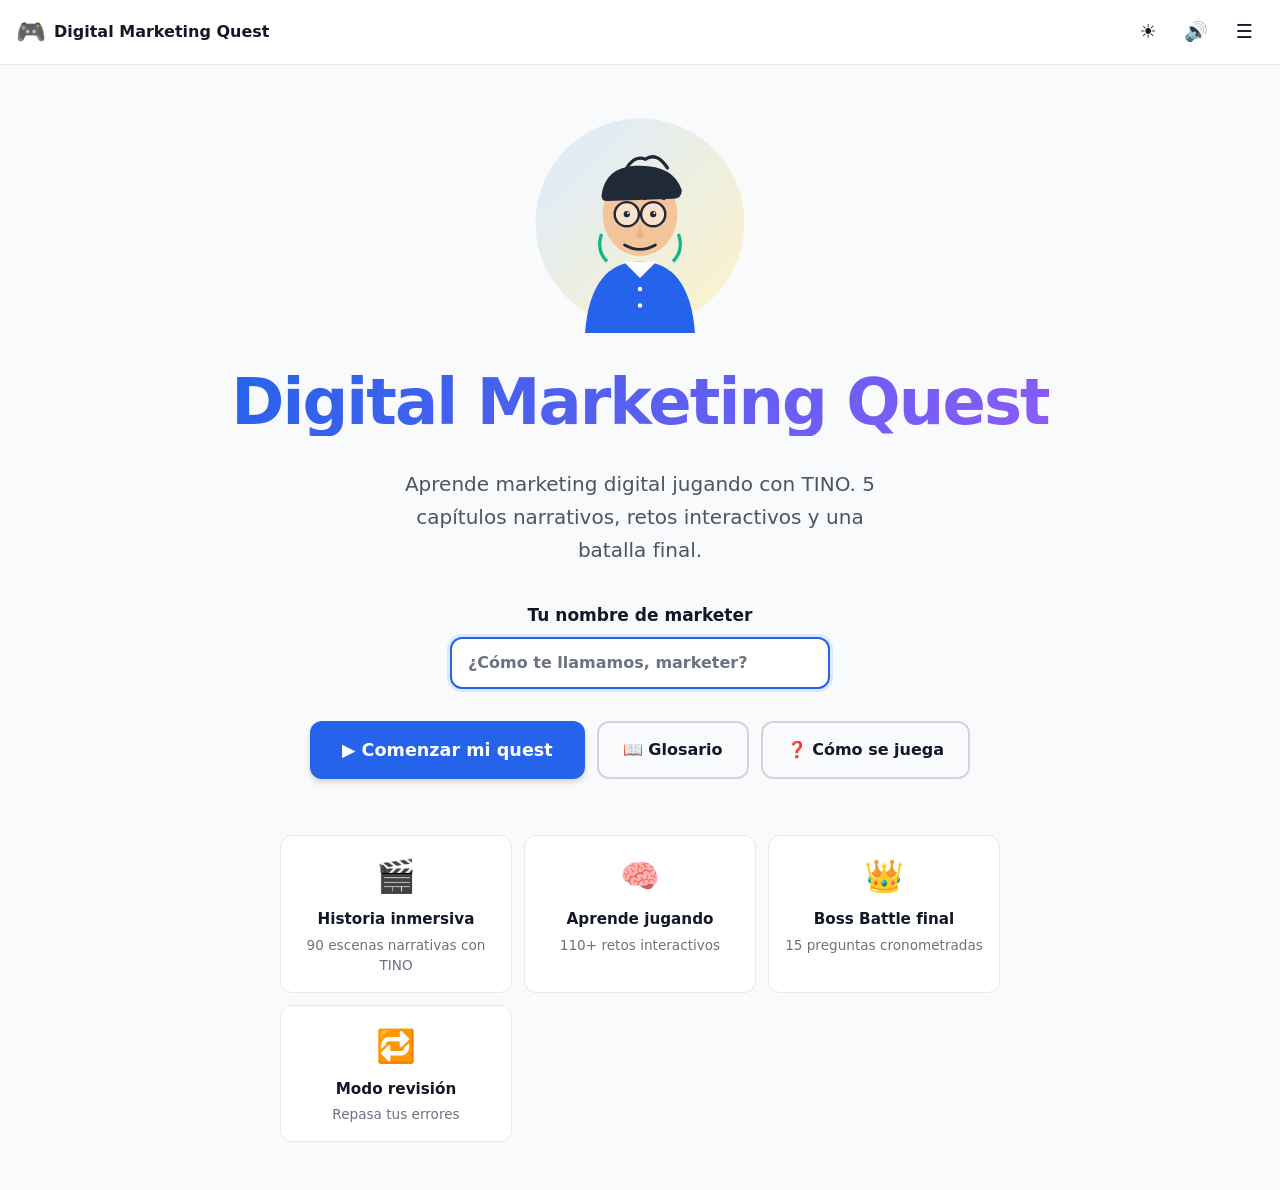
<file: index.html>
<!DOCTYPE html>
<html lang="es-PE" data-mode="day">
<head>
  <meta charset="UTF-8" />
  <meta name="viewport" content="width=device-width, initial-scale=1.0, maximum-scale=5.0" />
  <meta name="description" content="Digital Marketing Quest — Aprende marketing digital jugando. Curso UCV Ciclo V." />
  <meta name="theme-color" content="#2563EB" />
  <meta name="color-scheme" content="light dark" />
  <title>Digital Marketing Quest</title>
  <link rel="icon" href="data:image/svg+xml,%3Csvg xmlns='http://www.w3.org/2000/svg' viewBox='0 0 100 100'%3E%3Ctext y='80' font-size='80'%3E🎮%3C/text%3E%3C/svg%3E" />
  <link rel="stylesheet" href="assets/css/reset.css" />
  <link rel="stylesheet" href="assets/css/theme.css" />
  <link rel="stylesheet" href="assets/css/components.css" />
  <link rel="stylesheet" href="assets/css/screens.css" />
  <link rel="stylesheet" href="assets/css/animations.css" />
  <link rel="stylesheet" href="assets/css/responsive.css" />
</head>
<body>
  <a href="#app" class="skip-link">Saltar al contenido principal</a>

  <header class="topbar" id="topbar">
    <button class="topbar__brand" id="brandBtn" aria-label="Ir al inicio">
      <span class="topbar__logo" aria-hidden="true">🎮</span>
      <span class="topbar__title">Digital Marketing Quest</span>
    </button>
    <div class="topbar__hud" id="topbarHud" aria-live="polite"></div>
    <div class="topbar__actions">
      <button class="icon-btn" id="modeToggle" aria-label="Cambiar modo día/noche" title="Cambiar día/noche">
        <span class="mode-icon mode-icon--day" aria-hidden="true">☀️</span>
        <span class="mode-icon mode-icon--night" aria-hidden="true">🌙</span>
      </button>
      <button class="icon-btn" id="soundToggle" aria-label="Activar/desactivar sonido" title="Sonido">
        <span class="sound-icon sound-icon--on" aria-hidden="true">🔊</span>
        <span class="sound-icon sound-icon--off" aria-hidden="true">🔇</span>
      </button>
      <button class="icon-btn" id="menuBtn" aria-label="Abrir menú" title="Menú">☰</button>
    </div>
  </header>

  <main id="app" class="app" aria-live="polite"></main>

  <div class="modal-root" id="modalRoot" aria-live="assertive"></div>
  <div class="toast-root" id="toastRoot" aria-live="polite" aria-atomic="true"></div>
  <canvas id="confettiCanvas" class="confetti-canvas" aria-hidden="true"></canvas>

  <noscript>
    <div class="noscript">
      <h1>Necesitas JavaScript activado</h1>
      <p>Este juego usa JavaScript para funcionar. Por favor activa JavaScript en tu navegador.</p>
    </div>
  </noscript>

  <script type="module" src="assets/js/main.js"></script>
</body>
</html>
</file>
<file: assets/css/theme.css>
/* ===== THEME — variables día/noche ===== */
:root {
  /* Tipografía */
  --font-base: -apple-system, BlinkMacSystemFont, "Segoe UI", "Inter", system-ui, "Helvetica Neue", Arial, "Noto Sans", sans-serif;
  --font-display: "Segoe UI", "SF Pro Display", system-ui, sans-serif;
  --font-mono: ui-monospace, "SF Mono", "Cascadia Code", "Consolas", monospace;

  /* Espaciado */
  --space-1: 4px;
  --space-2: 8px;
  --space-3: 12px;
  --space-4: 16px;
  --space-5: 24px;
  --space-6: 32px;
  --space-7: 48px;
  --space-8: 64px;

  /* Radios */
  --r-xs: 6px;
  --r-sm: 8px;
  --r-md: 12px;
  --r-lg: 16px;
  --r-xl: 24px;
  --r-pill: 999px;

  /* Sombras */
  --shadow-sm: 0 1px 2px rgba(0,0,0,0.05);
  --shadow-md: 0 4px 6px rgba(0,0,0,0.1), 0 2px 4px rgba(0,0,0,0.06);
  --shadow-lg: 0 10px 25px rgba(0,0,0,0.15), 0 4px 6px rgba(0,0,0,0.05);
  --shadow-xl: 0 20px 40px rgba(0,0,0,0.2);
  --shadow-glow: 0 0 24px rgba(37, 99, 235, 0.4);

  /* Transiciones */
  --t-fast: 120ms cubic-bezier(0.4, 0, 0.2, 1);
  --t-base: 220ms cubic-bezier(0.4, 0, 0.2, 1);
  --t-slow: 400ms cubic-bezier(0.4, 0, 0.2, 1);
  --t-bounce: 480ms cubic-bezier(0.34, 1.56, 0.64, 1);

  /* z-index */
  --z-topbar: 50;
  --z-overlay: 80;
  --z-modal: 100;
  --z-toast: 120;
  --z-confetti: 90;
}

/* MODO DÍA — paleta UCV cálida */
:root,
[data-mode="day"] {
  --primary: #2563EB;
  --primary-hover: #1D4ED8;
  --primary-light: #DBEAFE;
  --secondary: #10B981;
  --secondary-hover: #059669;
  --secondary-light: #D1FAE5;
  --accent: #F59E0B;
  --accent-hover: #D97706;
  --accent-light: #FEF3C7;
  --purple: #8B5CF6;
  --purple-light: #EDE9FE;
  --error: #EF4444;
  --error-light: #FEE2E2;
  --success: #10B981;
  --warning: #F59E0B;

  --bg: #F9FAFB;
  --bg-elevated: #FFFFFF;
  --bg-card: #FFFFFF;
  --bg-overlay: rgba(15, 23, 42, 0.6);
  --bg-subtle: #F3F4F6;
  --bg-strong: #E5E7EB;

  --text: #111827;
  --text-soft: #4B5563;
  --text-muted: #6B7280;
  --text-inverse: #FFFFFF;

  --border: #E5E7EB;
  --border-strong: #D1D5DB;
  --border-focus: var(--primary);

  --tino-bg: linear-gradient(135deg, #DBEAFE 0%, #FEF3C7 100%);
  --hero-bg: linear-gradient(135deg, #2563EB 0%, #8B5CF6 100%);
  --map-path: #2563EB;
}

/* MODO NOCHE — agencia detective noir */
[data-mode="night"] {
  --primary: #60A5FA;
  --primary-hover: #93C5FD;
  --primary-light: #1E3A8A;
  --secondary: #34D399;
  --secondary-hover: #6EE7B7;
  --secondary-light: #064E3B;
  --accent: #FBBF24;
  --accent-hover: #FCD34D;
  --accent-light: #78350F;
  --purple: #A78BFA;
  --purple-light: #4C1D95;
  --error: #F87171;
  --error-light: #7F1D1D;
  --success: #34D399;
  --warning: #FBBF24;

  --bg: #0F172A;
  --bg-elevated: #1E293B;
  --bg-card: #1E293B;
  --bg-overlay: rgba(0, 0, 0, 0.75);
  --bg-subtle: #1E293B;
  --bg-strong: #334155;

  --text: #F1F5F9;
  --text-soft: #CBD5E1;
  --text-muted: #94A3B8;
  --text-inverse: #0F172A;

  --border: #334155;
  --border-strong: #475569;
  --border-focus: var(--accent);

  --tino-bg: linear-gradient(135deg, #1E293B 0%, #312E81 100%);
  --hero-bg: linear-gradient(135deg, #1E293B 0%, #4C1D95 100%);
  --map-path: #FBBF24;

  --shadow-sm: 0 1px 2px rgba(0,0,0,0.3);
  --shadow-md: 0 4px 6px rgba(0,0,0,0.4), 0 2px 4px rgba(0,0,0,0.3);
  --shadow-lg: 0 10px 25px rgba(0,0,0,0.5);
  --shadow-glow: 0 0 32px rgba(251, 191, 36, 0.4);
}

@media (prefers-color-scheme: dark) {
  :root:not([data-mode]) { color-scheme: dark; }
}

@media (prefers-reduced-motion: reduce) {
  *, *::before, *::after {
    animation-duration: 0.01ms !important;
    animation-iteration-count: 1 !important;
    transition-duration: 0.01ms !important;
    scroll-behavior: auto !important;
  }
}

/* Tipografía base */
body { font-size: clamp(15px, 1.6vw, 17px); }
h1 { font-size: clamp(1.75rem, 4vw, 2.5rem); font-weight: 800; line-height: 1.15; letter-spacing: -0.02em; font-family: var(--font-display); }
h2 { font-size: clamp(1.4rem, 3vw, 1.875rem); font-weight: 700; line-height: 1.2; letter-spacing: -0.01em; font-family: var(--font-display); }
h3 { font-size: clamp(1.15rem, 2.4vw, 1.4rem); font-weight: 700; line-height: 1.3; }
h4 { font-size: 1.1rem; font-weight: 600; }
p { line-height: 1.65; color: var(--text-soft); }
strong { color: var(--text); font-weight: 700; }
em { font-style: italic; color: var(--accent); }
small { font-size: 0.875em; color: var(--text-muted); }

.text-gradient {
  background: var(--hero-bg);
  -webkit-background-clip: text;
  background-clip: text;
  -webkit-text-fill-color: transparent;
  color: transparent;
}
</file>
<file: assets/css/components.css>
/* ===== COMPONENTS ===== */

/* === Topbar === */
.topbar {
  position: sticky;
  top: 0;
  z-index: var(--z-topbar);
  display: flex;
  align-items: center;
  gap: var(--space-3);
  padding: var(--space-3) var(--space-4);
  background: color-mix(in srgb, var(--bg-elevated) 88%, transparent);
  backdrop-filter: blur(12px);
  -webkit-backdrop-filter: blur(12px);
  border-bottom: 1px solid var(--border);
}
.topbar__brand {
  display: flex;
  align-items: center;
  gap: var(--space-2);
  font-weight: 700;
  font-family: var(--font-display);
  color: var(--text);
  transition: opacity var(--t-fast);
}
.topbar__brand:hover { opacity: 0.7; }
.topbar__logo { font-size: 1.5rem; }
.topbar__title { font-size: 1rem; }
.topbar__hud {
  display: flex;
  align-items: center;
  gap: var(--space-4);
  margin-left: auto;
  font-size: 0.9rem;
  font-weight: 600;
}
.topbar__hud .hud-item {
  display: inline-flex;
  align-items: center;
  gap: 6px;
  padding: 4px 10px;
  background: var(--bg-subtle);
  border-radius: var(--r-pill);
}
.topbar__actions { display: flex; gap: var(--space-2); }

/* === Icon button === */
.icon-btn {
  width: 40px;
  height: 40px;
  border-radius: var(--r-md);
  display: grid;
  place-items: center;
  font-size: 1.2rem;
  background: transparent;
  color: var(--text);
  transition: background var(--t-fast), transform var(--t-fast);
  position: relative;
}
.icon-btn:hover { background: var(--bg-subtle); transform: translateY(-1px); }
.icon-btn:active { transform: translateY(0); }
.mode-icon, .sound-icon { transition: opacity var(--t-base), transform var(--t-base); }
[data-mode="day"] .mode-icon--night,
[data-mode="night"] .mode-icon--day { display: none; }
[data-sound="off"] .sound-icon--on,
[data-sound="on"] .sound-icon--off { display: none; }

/* === Buttons === */
.btn {
  display: inline-flex;
  align-items: center;
  justify-content: center;
  gap: var(--space-2);
  padding: var(--space-3) var(--space-5);
  border-radius: var(--r-md);
  font-weight: 600;
  font-size: 1rem;
  font-family: var(--font-base);
  transition: transform var(--t-fast), box-shadow var(--t-fast), background var(--t-fast);
  user-select: none;
  white-space: nowrap;
  text-align: center;
}
.btn:active:not(:disabled) { transform: translateY(1px); }
.btn:disabled { opacity: 0.5; cursor: not-allowed; }

.btn--primary {
  background: var(--primary);
  color: var(--text-inverse);
  box-shadow: var(--shadow-md);
}
.btn--primary:hover:not(:disabled) { background: var(--primary-hover); box-shadow: var(--shadow-lg); transform: translateY(-1px); }

.btn--secondary {
  background: var(--secondary);
  color: var(--text-inverse);
  box-shadow: var(--shadow-md);
}
.btn--secondary:hover:not(:disabled) { background: var(--secondary-hover); transform: translateY(-1px); }

.btn--ghost {
  background: transparent;
  color: var(--text);
  border: 2px solid var(--border-strong);
}
.btn--ghost:hover:not(:disabled) { background: var(--bg-subtle); border-color: var(--primary); }

.btn--accent {
  background: var(--accent);
  color: #1F2937;
  box-shadow: var(--shadow-md);
}
.btn--accent:hover:not(:disabled) { background: var(--accent-hover); }

.btn--danger {
  background: var(--error);
  color: #FFFFFF;
}

.btn--lg { padding: var(--space-4) var(--space-6); font-size: 1.1rem; }
.btn--sm { padding: var(--space-2) var(--space-3); font-size: 0.875rem; }
.btn--block { width: 100%; }

/* === Card === */
.card {
  background: var(--bg-card);
  border: 1px solid var(--border);
  border-radius: var(--r-lg);
  padding: var(--space-5);
  box-shadow: var(--shadow-md);
  transition: box-shadow var(--t-base), transform var(--t-base);
}
.card--interactive { cursor: pointer; }
.card--interactive:hover { box-shadow: var(--shadow-lg); transform: translateY(-2px); }
.card__title { margin-bottom: var(--space-2); }
.card__body { color: var(--text-soft); }

/* Option card (quiz) */
.option-card {
  display: flex;
  align-items: center;
  gap: var(--space-3);
  padding: var(--space-4);
  background: var(--bg-card);
  border: 2px solid var(--border);
  border-radius: var(--r-md);
  cursor: pointer;
  transition: all var(--t-fast);
  text-align: left;
  width: 100%;
  font-size: 1rem;
  color: var(--text);
}
.option-card:hover {
  border-color: var(--primary);
  background: var(--primary-light);
  transform: translateY(-1px);
}
.option-card__letter {
  flex-shrink: 0;
  width: 32px;
  height: 32px;
  border-radius: var(--r-sm);
  background: var(--bg-subtle);
  display: grid;
  place-items: center;
  font-weight: 700;
  color: var(--primary);
}
.option-card__text { flex: 1; line-height: 1.4; }
.option-card.is-correct {
  border-color: var(--success);
  background: var(--secondary-light);
}
.option-card.is-correct .option-card__letter { background: var(--success); color: #fff; }
.option-card.is-incorrect {
  border-color: var(--error);
  background: var(--error-light);
}
.option-card.is-incorrect .option-card__letter { background: var(--error); color: #fff; }
.option-card:disabled { cursor: default; }
.option-card.is-disabled { pointer-events: none; }

/* === Badge === */
.badge {
  display: inline-flex;
  align-items: center;
  gap: 6px;
  padding: 4px 12px;
  border-radius: var(--r-pill);
  font-size: 0.75rem;
  font-weight: 700;
  text-transform: uppercase;
  letter-spacing: 0.04em;
  background: var(--bg-subtle);
  color: var(--text-soft);
}
.badge--primary { background: var(--primary-light); color: var(--primary); }
.badge--success { background: var(--secondary-light); color: var(--success); }
.badge--accent { background: var(--accent-light); color: var(--accent-hover); }
.badge--purple { background: var(--purple-light); color: var(--purple); }

/* === Progress bar === */
.progress {
  width: 100%;
  height: 8px;
  background: var(--bg-strong);
  border-radius: var(--r-pill);
  overflow: hidden;
  position: relative;
}
.progress__fill {
  height: 100%;
  background: linear-gradient(90deg, var(--primary), var(--purple));
  border-radius: var(--r-pill);
  transition: width var(--t-slow);
  position: relative;
}
.progress__fill::after {
  content: "";
  position: absolute;
  inset: 0;
  background: linear-gradient(90deg, transparent, rgba(255,255,255,0.3), transparent);
  animation: shine 2s linear infinite;
}

/* === Modal === */
.modal-root {
  position: fixed;
  inset: 0;
  z-index: var(--z-modal);
  pointer-events: none;
  display: grid;
  place-items: center;
}
.modal-overlay {
  position: absolute;
  inset: 0;
  background: var(--bg-overlay);
  backdrop-filter: blur(4px);
  -webkit-backdrop-filter: blur(4px);
  pointer-events: auto;
  animation: fadeIn 0.2s ease-out;
}
.modal {
  position: relative;
  background: var(--bg-elevated);
  border-radius: var(--r-lg);
  padding: var(--space-6);
  max-width: min(540px, calc(100vw - 32px));
  max-height: calc(100vh - 32px);
  overflow-y: auto;
  box-shadow: var(--shadow-xl);
  pointer-events: auto;
  animation: modalIn 0.32s cubic-bezier(0.34, 1.56, 0.64, 1);
}
.modal__title { margin-bottom: var(--space-4); }
.modal__body { margin-bottom: var(--space-5); }
.modal__actions { display: flex; gap: var(--space-3); justify-content: flex-end; flex-wrap: wrap; }

/* Feedback modal (quiz answer) */
.modal--feedback { padding: 0; overflow: hidden; }
.modal--feedback .modal__header {
  padding: var(--space-5) var(--space-6);
  display: flex;
  align-items: center;
  gap: var(--space-3);
  font-size: 1.4rem;
  font-weight: 700;
}
.modal--feedback.is-correct .modal__header { background: var(--secondary-light); color: var(--success); }
.modal--feedback.is-incorrect .modal__header { background: var(--error-light); color: var(--error); }
.modal--feedback .modal__body { padding: var(--space-5) var(--space-6); margin-bottom: 0; }
.modal--feedback .modal__explanation {
  background: var(--bg-subtle);
  padding: var(--space-4);
  border-radius: var(--r-md);
  margin-top: var(--space-4);
  border-left: 4px solid var(--primary);
}
.modal--feedback .modal__actions { padding: var(--space-4) var(--space-6); border-top: 1px solid var(--border); }

/* === Toast === */
.toast-root {
  position: fixed;
  top: 80px;
  right: 16px;
  z-index: var(--z-toast);
  display: flex;
  flex-direction: column;
  gap: var(--space-2);
  pointer-events: none;
}
.toast {
  background: var(--bg-elevated);
  color: var(--text);
  padding: var(--space-3) var(--space-4);
  border-radius: var(--r-md);
  box-shadow: var(--shadow-lg);
  border-left: 4px solid var(--primary);
  pointer-events: auto;
  animation: toastIn 0.3s cubic-bezier(0.34, 1.56, 0.64, 1), toastOut 0.4s 2.6s forwards;
  max-width: 320px;
  display: flex;
  align-items: center;
  gap: var(--space-2);
  font-weight: 500;
}
.toast--success { border-color: var(--success); }
.toast--error { border-color: var(--error); }
.toast--accent { border-color: var(--accent); }

/* === Confetti canvas === */
.confetti-canvas {
  position: fixed;
  inset: 0;
  z-index: var(--z-confetti);
  pointer-events: none;
}

/* === HUD elements === */
.hud-points { color: var(--accent); }
.hud-streak { color: var(--error); }
.hud-progress {
  display: inline-flex;
  align-items: center;
  gap: 6px;
}

/* === Data card (memorable fact) === */
.data-card {
  display: inline-flex;
  flex-direction: column;
  align-items: center;
  gap: var(--space-1);
  padding: var(--space-4) var(--space-5);
  background: var(--hero-bg);
  color: #fff;
  border-radius: var(--r-lg);
  box-shadow: var(--shadow-glow);
  position: relative;
  overflow: hidden;
}
.data-card::before {
  content: "";
  position: absolute;
  inset: -50%;
  background: conic-gradient(from 0deg, transparent, rgba(255,255,255,0.3), transparent);
  animation: rotate 6s linear infinite;
}
.data-card > * { position: relative; z-index: 1; }
.data-card__number {
  font-size: clamp(2rem, 6vw, 3.5rem);
  font-weight: 900;
  font-family: var(--font-display);
  line-height: 1;
  letter-spacing: -0.03em;
  text-shadow: 0 2px 8px rgba(0,0,0,0.2);
}
.data-card__label {
  font-size: 0.95rem;
  font-weight: 600;
  text-align: center;
  max-width: 280px;
}
.data-card__source {
  font-size: 0.7rem;
  opacity: 0.8;
  margin-top: var(--space-1);
}

/* === Tooltip (glossary terms) === */
.term {
  border-bottom: 2px dashed var(--accent);
  cursor: help;
  position: relative;
  font-weight: 600;
  color: var(--text);
}
.term:hover .term__tip,
.term:focus-within .term__tip {
  opacity: 1;
  transform: translateX(-50%) translateY(0);
  pointer-events: auto;
}
.term__tip {
  position: absolute;
  bottom: calc(100% + 8px);
  left: 50%;
  transform: translateX(-50%) translateY(4px);
  background: var(--text);
  color: var(--bg-elevated);
  padding: var(--space-2) var(--space-3);
  border-radius: var(--r-sm);
  font-size: 0.85rem;
  font-weight: 400;
  white-space: normal;
  width: max-content;
  max-width: 260px;
  opacity: 0;
  pointer-events: none;
  transition: opacity var(--t-base), transform var(--t-base);
  z-index: 10;
  box-shadow: var(--shadow-md);
  text-align: center;
}
.term__tip::after {
  content: "";
  position: absolute;
  top: 100%;
  left: 50%;
  transform: translateX(-50%);
  border: 6px solid transparent;
  border-top-color: var(--text);
}

/* === Heart / streak indicators === */
.streak-flame {
  display: inline-flex;
  align-items: center;
  gap: 4px;
  font-weight: 700;
}
.streak-flame.is-active { animation: pulse 0.4s var(--t-bounce); }

/* === Form === */
.input {
  width: 100%;
  padding: var(--space-3) var(--space-4);
  border: 2px solid var(--border);
  border-radius: var(--r-md);
  background: var(--bg-elevated);
  color: var(--text);
  font-size: 1rem;
  transition: border-color var(--t-fast), box-shadow var(--t-fast);
}
.input:focus { border-color: var(--primary); box-shadow: 0 0 0 3px var(--primary-light); outline: none; }
.input::placeholder { color: var(--text-muted); }

label.field {
  display: flex;
  flex-direction: column;
  gap: var(--space-2);
  font-weight: 600;
}
</file>
<file: assets/css/screens.css>
/* ===== SCREENS ===== */

.app {
  min-height: calc(100vh - 64px);
  padding: var(--space-5) var(--space-4);
  max-width: 1100px;
  margin: 0 auto;
  width: 100%;
}

/* === START SCREEN === */
.start {
  display: flex;
  flex-direction: column;
  align-items: center;
  justify-content: center;
  min-height: 80vh;
  text-align: center;
  gap: var(--space-5);
  padding: var(--space-5) var(--space-3);
}
.start__hero {
  font-size: clamp(2.2rem, 7vw, 4rem);
  font-weight: 900;
  letter-spacing: -0.03em;
  line-height: 1.05;
  margin-bottom: var(--space-2);
}
.start__tagline {
  font-size: clamp(1rem, 2.4vw, 1.25rem);
  color: var(--text-soft);
  max-width: 520px;
}
.start__form {
  display: flex;
  flex-direction: column;
  gap: var(--space-3);
  width: 100%;
  max-width: 380px;
  margin-top: var(--space-3);
}
.start__buttons {
  display: flex;
  gap: var(--space-3);
  flex-wrap: wrap;
  justify-content: center;
  margin-top: var(--space-2);
}
.start__avatar {
  width: clamp(160px, 30vw, 220px);
  height: clamp(160px, 30vw, 220px);
  margin: 0 auto var(--space-3);
  display: grid;
  place-items: center;
}
.start__features {
  display: grid;
  grid-template-columns: repeat(auto-fit, minmax(200px, 1fr));
  gap: var(--space-3);
  margin-top: var(--space-6);
  max-width: 720px;
  width: 100%;
}
.start__feature {
  padding: var(--space-4);
  background: var(--bg-card);
  border: 1px solid var(--border);
  border-radius: var(--r-md);
  text-align: center;
}
.start__feature .icon { font-size: 2rem; display: block; margin-bottom: var(--space-2); }
.start__feature .label { font-weight: 700; font-size: 0.95rem; }
.start__feature .text { font-size: 0.85rem; color: var(--text-muted); margin-top: 4px; }

/* === MAP SCREEN === */
.map {
  display: flex;
  flex-direction: column;
  gap: var(--space-5);
}
.map__header {
  text-align: center;
  margin-bottom: var(--space-4);
}
.map__path {
  position: relative;
  display: grid;
  grid-template-columns: repeat(auto-fit, minmax(140px, 1fr));
  gap: var(--space-4);
  padding: var(--space-5) 0;
}
.map__node {
  display: flex;
  flex-direction: column;
  align-items: center;
  gap: var(--space-2);
  padding: var(--space-4);
  background: var(--bg-card);
  border: 2px solid var(--border);
  border-radius: var(--r-lg);
  text-align: center;
  transition: all var(--t-base);
  cursor: pointer;
  position: relative;
}
.map__node--locked {
  opacity: 0.55;
  cursor: not-allowed;
  filter: grayscale(0.6);
}
.map__node--available {
  border-color: var(--primary);
  box-shadow: var(--shadow-glow);
  animation: pulseGlow 2.4s ease-in-out infinite;
}
.map__node--completed {
  border-color: var(--success);
  background: var(--secondary-light);
}
.map__node:not(.map__node--locked):hover { transform: translateY(-3px); box-shadow: var(--shadow-lg); }
.map__node-icon { font-size: 2.4rem; }
.map__node-title { font-weight: 700; font-size: 0.95rem; }
.map__node-status { font-size: 0.78rem; color: var(--text-muted); }
.map__node-stars { color: var(--accent); font-size: 0.85rem; }
.map__node-lock {
  position: absolute;
  top: 8px;
  right: 8px;
  font-size: 1.1rem;
  opacity: 0.7;
}
.map__node-badge {
  position: absolute;
  top: -10px;
  right: -10px;
  width: 32px;
  height: 32px;
  border-radius: 50%;
  background: var(--accent);
  color: #1F2937;
  display: grid;
  place-items: center;
  font-size: 1.05rem;
  box-shadow: var(--shadow-md);
}

/* === STORY SCREEN === */
.story {
  display: flex;
  flex-direction: column;
  gap: var(--space-4);
  min-height: calc(100vh - 130px);
  position: relative;
}
.story__header {
  display: flex;
  align-items: center;
  justify-content: space-between;
  gap: var(--space-3);
  flex-wrap: wrap;
}
.story__chip {
  display: inline-flex;
  align-items: center;
  gap: var(--space-2);
  padding: 6px 12px;
  background: var(--bg-subtle);
  border-radius: var(--r-pill);
  font-size: 0.85rem;
  font-weight: 600;
}
.story__progress {
  display: flex;
  align-items: center;
  gap: var(--space-2);
  flex: 1;
  min-width: 200px;
  max-width: 400px;
}
.story__progress .progress { flex: 1; }
.story__progress .label { font-size: 0.85rem; font-weight: 600; color: var(--text-muted); white-space: nowrap; }

.story__stage {
  flex: 1;
  display: flex;
  flex-direction: column;
  gap: var(--space-4);
  background: var(--tino-bg);
  border-radius: var(--r-xl);
  padding: var(--space-5);
  min-height: 360px;
  position: relative;
  overflow: hidden;
}
.story__stage::before {
  content: "";
  position: absolute;
  inset: 0;
  background: radial-gradient(circle at top right, rgba(255,255,255,0.15), transparent 60%);
  pointer-events: none;
}

/* Visual centrado y prominente — tarjeta blanca con SVG/emoji */
.story__visual {
  align-self: center;
  width: min(100%, 520px);
  background: rgba(255, 255, 255, 0.7);
  border-radius: var(--r-lg);
  padding: var(--space-3) var(--space-4);
  display: flex;
  align-items: center;
  justify-content: center;
  box-shadow: var(--shadow-sm);
  z-index: 1;
}
.story__visual--svg { aspect-ratio: 16 / 9; max-height: 260px; padding: var(--space-2); }
.story__visual--emoji { font-size: clamp(2.5rem, 7vw, 4.5rem); padding: var(--space-3); min-height: 110px; }
.story__visual svg { width: 100%; height: 100%; max-height: 100%; }

/* Avatar + bubble — fila inferior */
.story__row {
  display: grid;
  grid-template-columns: auto 1fr;
  gap: var(--space-4);
  align-items: end;
  margin-top: auto;
  z-index: 2;
}
.story__avatar {
  width: clamp(90px, 18vw, 140px);
  height: clamp(90px, 18vw, 140px);
  flex-shrink: 0;
  filter: drop-shadow(0 6px 16px rgba(0,0,0,0.2));
}
.story__avatar svg { width: 100%; height: 100%; }
.story__bubble {
  background: var(--bg-elevated);
  padding: var(--space-4) var(--space-5);
  border-radius: var(--r-lg);
  box-shadow: var(--shadow-md);
  position: relative;
  font-size: clamp(1rem, 2.2vw, 1.15rem);
  line-height: 1.55;
  color: var(--text);
}
.story__bubble::before {
  content: "";
  position: absolute;
  bottom: 22px;
  left: -14px;
  width: 0; height: 0;
  border: 14px solid transparent;
  border-right-color: var(--bg-elevated);
  border-left: 0;
}
.story__speaker {
  font-weight: 800;
  color: var(--primary);
  display: block;
  margin-bottom: 6px;
  font-size: 0.85rem;
  text-transform: uppercase;
  letter-spacing: 0.04em;
}
.story__speaker--narrator { color: var(--text-muted); font-style: italic; }
.story__speaker--self { color: var(--purple); }
.story__speaker--other { color: var(--accent-hover); }

.story__data-card {
  display: flex;
  justify-content: center;
  margin: var(--space-3) auto;
  max-width: 480px;
}

.story__nav {
  display: flex;
  gap: var(--space-3);
  justify-content: space-between;
  align-items: center;
}
.story__nav .hint {
  font-size: 0.85rem;
  color: var(--text-muted);
  font-style: italic;
}

/* Speaker variants — narrator = full width text */
.story__bubble--narrator {
  background: rgba(255, 255, 255, 0.6);
  box-shadow: none;
  border: 2px dashed var(--border);
  font-style: italic;
  text-align: center;
}
.story__bubble--narrator::before { display: none; }
.story__row--narrator { grid-template-columns: 1fr; }
.story__row--narrator .story__avatar { display: none; }

/* === QUIZ SCREEN === */
.quiz {
  display: flex;
  flex-direction: column;
  gap: var(--space-5);
  min-height: calc(100vh - 130px);
}
.quiz__header {
  display: flex;
  flex-direction: column;
  gap: var(--space-2);
}
.quiz__title-row {
  display: flex;
  justify-content: space-between;
  align-items: center;
  gap: var(--space-3);
  flex-wrap: wrap;
}
.quiz__hud {
  display: flex;
  gap: var(--space-3);
  align-items: center;
  font-size: 0.9rem;
  font-weight: 600;
}
.quiz__hud .hud-item {
  background: var(--bg-subtle);
  padding: 4px 10px;
  border-radius: var(--r-pill);
}
.quiz__question {
  font-size: clamp(1.15rem, 2.6vw, 1.4rem);
  font-weight: 700;
  line-height: 1.4;
  color: var(--text);
  background: var(--bg-card);
  padding: var(--space-5);
  border-radius: var(--r-lg);
  border-left: 4px solid var(--primary);
}
.quiz__body { flex: 1; }
.quiz__options {
  display: grid;
  gap: var(--space-3);
  grid-template-columns: 1fr;
}
@media (min-width: 720px) {
  .quiz__options { grid-template-columns: repeat(2, 1fr); }
}
.quiz__footer {
  display: flex;
  justify-content: space-between;
  gap: var(--space-3);
  flex-wrap: wrap;
}

/* === Drag & Drop === */
.dnd {
  display: flex;
  flex-direction: column;
  gap: var(--space-4);
}
.dnd__pool {
  display: flex;
  flex-wrap: wrap;
  gap: var(--space-2);
  padding: var(--space-3);
  background: var(--bg-subtle);
  border-radius: var(--r-md);
  min-height: 80px;
  border: 2px dashed var(--border-strong);
}
.dnd__zones {
  display: grid;
  gap: var(--space-3);
  grid-template-columns: repeat(auto-fit, minmax(220px, 1fr));
}
.dnd__zone {
  background: var(--bg-card);
  border: 2px solid var(--border);
  border-radius: var(--r-md);
  padding: var(--space-3);
  min-height: 140px;
  transition: all var(--t-fast);
}
.dnd__zone-title { font-weight: 700; margin-bottom: var(--space-2); text-align: center; padding: 4px 8px; border-radius: var(--r-sm); }
.dnd__zone[data-color="paid"] .dnd__zone-title { background: var(--accent-light); color: var(--accent-hover); }
.dnd__zone[data-color="owned"] .dnd__zone-title { background: var(--secondary-light); color: var(--success); }
.dnd__zone[data-color="earned"] .dnd__zone-title { background: var(--purple-light); color: var(--purple); }
.dnd__zone[data-color="primary"] .dnd__zone-title { background: var(--primary-light); color: var(--primary); }
.dnd__zone.is-hover {
  border-color: var(--primary);
  background: var(--primary-light);
  transform: scale(1.02);
}
.dnd__zone-items { display: flex; flex-direction: column; gap: var(--space-2); }
.dnd__chip {
  padding: var(--space-2) var(--space-3);
  background: var(--bg-elevated);
  border: 1px solid var(--border-strong);
  border-radius: var(--r-sm);
  cursor: grab;
  user-select: none;
  font-size: 0.92rem;
  line-height: 1.35;
  box-shadow: var(--shadow-sm);
  touch-action: none;
  transition: transform var(--t-fast), box-shadow var(--t-fast);
}
.dnd__chip:hover { box-shadow: var(--shadow-md); transform: translateY(-1px); }
.dnd__chip.is-dragging {
  opacity: 0.4;
  cursor: grabbing;
}
.dnd__chip--floating {
  position: fixed;
  z-index: 999;
  pointer-events: none;
  box-shadow: var(--shadow-xl);
  transform: rotate(-3deg);
  opacity: 0.95;
}
.dnd__chip.is-correct { background: var(--secondary-light); border-color: var(--success); }
.dnd__chip.is-incorrect { background: var(--error-light); border-color: var(--error); }

/* === Matching === */
.match {
  display: grid;
  grid-template-columns: 1fr 1fr;
  gap: var(--space-3);
  position: relative;
}
.match__column { display: flex; flex-direction: column; gap: var(--space-2); }
.match__item {
  padding: var(--space-3);
  background: var(--bg-card);
  border: 2px solid var(--border);
  border-radius: var(--r-md);
  cursor: pointer;
  transition: all var(--t-fast);
  font-size: 0.92rem;
  line-height: 1.4;
}
.match__item:hover { border-color: var(--primary); }
.match__item.is-selected { border-color: var(--accent); background: var(--accent-light); }
.match__item.is-matched { border-color: var(--success); background: var(--secondary-light); cursor: default; }
.match__item.is-error { border-color: var(--error); background: var(--error-light); animation: shake 0.4s; }

/* === Ordering === */
.order {
  display: flex;
  flex-direction: column;
  gap: var(--space-2);
}
.order__item {
  display: flex;
  align-items: center;
  gap: var(--space-3);
  padding: var(--space-3);
  background: var(--bg-card);
  border: 2px solid var(--border);
  border-radius: var(--r-md);
  font-weight: 500;
}
.order__handle {
  font-size: 1.2rem;
  color: var(--text-muted);
  cursor: grab;
  flex-shrink: 0;
  user-select: none;
}
.order__num {
  width: 32px;
  height: 32px;
  border-radius: var(--r-sm);
  background: var(--primary-light);
  color: var(--primary);
  display: grid;
  place-items: center;
  font-weight: 700;
  flex-shrink: 0;
}
.order__text { flex: 1; }
.order__btns { display: flex; gap: 4px; flex-shrink: 0; }
.order__btn {
  width: 28px;
  height: 28px;
  border-radius: var(--r-sm);
  background: var(--bg-subtle);
  display: grid;
  place-items: center;
}
.order__btn:hover:not(:disabled) { background: var(--primary-light); }
.order__btn:disabled { opacity: 0.3; cursor: not-allowed; }
.order__item.is-correct { border-color: var(--success); background: var(--secondary-light); }
.order__item.is-incorrect { border-color: var(--error); background: var(--error-light); }

/* === Cloze === */
.cloze {
  font-size: clamp(1.05rem, 2.4vw, 1.25rem);
  line-height: 1.7;
  background: var(--bg-card);
  padding: var(--space-5);
  border-radius: var(--r-lg);
  border-left: 4px solid var(--accent);
}
.cloze__input {
  display: inline-block;
  min-width: 140px;
  padding: 4px 12px;
  margin: 0 4px;
  border: none;
  border-bottom: 3px dashed var(--primary);
  background: transparent;
  font-size: inherit;
  font-weight: 700;
  color: var(--primary);
  text-align: center;
  font-family: inherit;
}
.cloze__input:focus { outline: none; border-bottom-style: solid; }
.cloze__input.is-correct { color: var(--success); border-color: var(--success); }
.cloze__input.is-incorrect { color: var(--error); border-color: var(--error); }

/* === True/False === */
.tf {
  display: grid;
  grid-template-columns: 1fr 1fr;
  gap: var(--space-3);
}
.tf__btn {
  padding: var(--space-5);
  background: var(--bg-card);
  border: 3px solid var(--border);
  border-radius: var(--r-lg);
  font-size: 1.4rem;
  font-weight: 800;
  color: var(--text);
  cursor: pointer;
  transition: all var(--t-fast);
  display: flex;
  flex-direction: column;
  align-items: center;
  gap: var(--space-2);
}
.tf__btn .icon { font-size: 2.5rem; }
.tf__btn[data-value="true"]:hover { border-color: var(--success); background: var(--secondary-light); transform: translateY(-2px); }
.tf__btn[data-value="false"]:hover { border-color: var(--error); background: var(--error-light); transform: translateY(-2px); }
.tf__btn.is-correct { border-color: var(--success); background: var(--secondary-light); }
.tf__btn.is-incorrect { border-color: var(--error); background: var(--error-light); }

/* === Boss Battle === */
.boss {
  background: linear-gradient(135deg, #0F172A 0%, #4C1D95 100%);
  color: #F1F5F9;
  border-radius: var(--r-xl);
  padding: var(--space-6);
  min-height: calc(100vh - 130px);
  display: flex;
  flex-direction: column;
  gap: var(--space-5);
  position: relative;
  overflow: hidden;
}
.boss::before {
  content: "";
  position: absolute;
  top: -100px;
  left: 50%;
  transform: translateX(-50%);
  width: 600px;
  height: 600px;
  background: radial-gradient(circle, rgba(251, 191, 36, 0.2), transparent 60%);
  pointer-events: none;
}
.boss__title { color: #FBBF24; text-align: center; }
.boss__timer {
  height: 12px;
  background: rgba(255,255,255,0.1);
  border-radius: var(--r-pill);
  overflow: hidden;
  position: relative;
}
.boss__timer-fill {
  height: 100%;
  background: linear-gradient(90deg, #34D399, #FBBF24, #F87171);
  transition: width 1s linear;
  border-radius: var(--r-pill);
}
.boss__question {
  background: rgba(255,255,255,0.05);
  backdrop-filter: blur(8px);
  border: 1px solid rgba(255,255,255,0.1);
  padding: var(--space-5);
  border-radius: var(--r-lg);
  font-size: clamp(1.1rem, 2.5vw, 1.35rem);
  font-weight: 700;
  line-height: 1.4;
}
.boss .option-card {
  background: rgba(255,255,255,0.05);
  border-color: rgba(255,255,255,0.15);
  color: #F1F5F9;
}
.boss .option-card:hover { background: rgba(96, 165, 250, 0.15); border-color: #60A5FA; }
.boss .option-card__letter { background: rgba(255,255,255,0.1); color: #FBBF24; }

/* === Results === */
.results {
  display: flex;
  flex-direction: column;
  gap: var(--space-5);
  text-align: center;
}
.results__hero {
  padding: var(--space-7) var(--space-5);
  background: var(--hero-bg);
  color: #fff;
  border-radius: var(--r-xl);
  position: relative;
  overflow: hidden;
}
.results__hero h1 { color: #fff; margin-bottom: var(--space-3); }
.results__score {
  font-size: clamp(3rem, 9vw, 5rem);
  font-weight: 900;
  line-height: 1;
  letter-spacing: -0.04em;
  text-shadow: 0 4px 24px rgba(0,0,0,0.2);
}
.results__stats {
  display: grid;
  grid-template-columns: repeat(auto-fit, minmax(160px, 1fr));
  gap: var(--space-3);
}
.results__stat {
  padding: var(--space-4);
  background: var(--bg-card);
  border-radius: var(--r-md);
  border: 1px solid var(--border);
}
.results__stat .num { font-size: 2rem; font-weight: 800; color: var(--primary); }
.results__stat .label { font-size: 0.85rem; color: var(--text-muted); }
.results__badges {
  display: flex;
  flex-wrap: wrap;
  gap: var(--space-3);
  justify-content: center;
}
.results__badge {
  padding: var(--space-3) var(--space-4);
  background: var(--bg-card);
  border: 2px solid var(--border);
  border-radius: var(--r-lg);
  display: flex;
  align-items: center;
  gap: var(--space-2);
  font-weight: 600;
}
.results__badge--unlocked {
  border-color: var(--accent);
  background: var(--accent-light);
  animation: badgeUnlock 0.6s var(--t-bounce);
}
.results__badge--locked { opacity: 0.4; filter: grayscale(0.6); }
.results__badge .emoji { font-size: 1.6rem; }
.results__chart {
  display: flex;
  align-items: flex-end;
  justify-content: space-around;
  height: 220px;
  background: var(--bg-card);
  border: 1px solid var(--border);
  border-radius: var(--r-lg);
  padding: var(--space-4);
  gap: var(--space-3);
}
.results__chart-bar {
  flex: 1;
  display: flex;
  flex-direction: column;
  align-items: center;
  gap: var(--space-2);
  height: 100%;
  position: relative;
}
.results__chart-bar .bar {
  width: 100%;
  max-width: 60px;
  background: linear-gradient(180deg, var(--primary), var(--purple));
  border-radius: var(--r-sm) var(--r-sm) 0 0;
  position: relative;
  margin-top: auto;
  animation: barGrow 0.8s var(--t-slow);
  transform-origin: bottom;
}
.results__chart-bar .bar-label {
  font-size: 0.78rem;
  font-weight: 600;
  color: var(--text-muted);
  position: absolute;
  bottom: -22px;
  white-space: nowrap;
}
.results__chart-bar .bar-value {
  font-size: 0.85rem;
  font-weight: 800;
  color: var(--primary);
}
.results__actions {
  display: flex;
  gap: var(--space-3);
  justify-content: center;
  flex-wrap: wrap;
}

/* === Tutorial === */
.tutorial {
  max-width: 540px;
  margin: 0 auto;
  text-align: center;
  display: flex;
  flex-direction: column;
  gap: var(--space-5);
}
.tutorial__step-icon { font-size: 4rem; }
.tutorial__dots { display: flex; gap: var(--space-2); justify-content: center; }
.tutorial__dot {
  width: 10px; height: 10px;
  border-radius: 50%;
  background: var(--border-strong);
  transition: all var(--t-base);
}
.tutorial__dot.is-active { background: var(--primary); transform: scale(1.4); }

/* === Glossary === */
.glossary { display: flex; flex-direction: column; gap: var(--space-4); }
.glossary__search {
  position: sticky;
  top: 64px;
  z-index: 5;
  background: var(--bg);
  padding: var(--space-3) 0;
}
.glossary__list {
  display: grid;
  gap: var(--space-3);
  grid-template-columns: repeat(auto-fit, minmax(280px, 1fr));
}
.glossary__item {
  padding: var(--space-4);
  background: var(--bg-card);
  border: 1px solid var(--border);
  border-radius: var(--r-md);
}
.glossary__term {
  font-weight: 800;
  color: var(--primary);
  font-size: 1.05rem;
  margin-bottom: 4px;
}
.glossary__def { font-size: 0.92rem; line-height: 1.5; color: var(--text-soft); }
.glossary__example {
  margin-top: var(--space-2);
  padding-top: var(--space-2);
  border-top: 1px dashed var(--border);
  font-size: 0.85rem;
  font-style: italic;
  color: var(--text-muted);
}

/* === Cheatsheet === */
.cheatsheet { display: flex; flex-direction: column; gap: var(--space-5); }
.cheatsheet__section { background: var(--bg-card); border: 1px solid var(--border); border-radius: var(--r-lg); padding: var(--space-5); }
.cheatsheet__section h2 { color: var(--primary); margin-bottom: var(--space-3); }
.cheatsheet__data {
  display: grid;
  gap: var(--space-3);
  grid-template-columns: repeat(auto-fit, minmax(180px, 1fr));
  margin-top: var(--space-3);
}
.cheatsheet__fact {
  padding: var(--space-3);
  background: var(--bg-subtle);
  border-radius: var(--r-md);
  text-align: center;
  border-left: 3px solid var(--accent);
}
.cheatsheet__fact .num { font-size: 1.5rem; font-weight: 800; color: var(--primary); display: block; }
.cheatsheet__fact .lbl { font-size: 0.85rem; color: var(--text-soft); }

/* === Flash quiz === */
.flash {
  display: flex;
  flex-direction: column;
  gap: var(--space-5);
  align-items: center;
  text-align: center;
  padding: var(--space-5);
}
.flash__card {
  width: 100%;
  max-width: 540px;
  padding: var(--space-6);
  background: var(--bg-card);
  border: 2px solid var(--primary);
  border-radius: var(--r-xl);
  box-shadow: var(--shadow-glow);
  animation: flashIn 0.4s var(--t-bounce);
}
.flash__title { font-size: 0.85rem; font-weight: 700; color: var(--primary); text-transform: uppercase; letter-spacing: 0.06em; }
.flash__question { font-size: clamp(1.1rem, 2.6vw, 1.35rem); font-weight: 700; margin: var(--space-3) 0; }
.flash__timer {
  width: 100%; height: 6px;
  background: var(--bg-strong);
  border-radius: var(--r-pill);
  overflow: hidden;
  margin: var(--space-3) 0;
}
.flash__timer-fill {
  height: 100%;
  background: var(--accent);
  transition: width 1s linear;
  border-radius: var(--r-pill);
}

/* === Menu === */
.menu {
  position: fixed;
  top: 64px;
  right: 16px;
  background: var(--bg-elevated);
  border: 1px solid var(--border);
  border-radius: var(--r-md);
  padding: var(--space-2);
  box-shadow: var(--shadow-lg);
  z-index: var(--z-overlay);
  min-width: 200px;
  display: flex;
  flex-direction: column;
  gap: 2px;
  animation: fadeIn 0.18s ease-out;
}
.menu__item {
  padding: var(--space-2) var(--space-3);
  border-radius: var(--r-sm);
  display: flex;
  align-items: center;
  gap: var(--space-2);
  font-weight: 500;
  color: var(--text);
  cursor: pointer;
  transition: background var(--t-fast);
}
.menu__item:hover { background: var(--bg-subtle); }
.menu__item.is-danger { color: var(--error); }
.menu__divider { height: 1px; background: var(--border); margin: 4px 0; }

/* === Empty state === */
.empty {
  text-align: center;
  padding: var(--space-7) var(--space-4);
  color: var(--text-muted);
}
.empty__icon { font-size: 3rem; margin-bottom: var(--space-3); }
</file>
<file: assets/css/animations.css>
/* ===== ANIMATIONS ===== */

@keyframes fadeIn {
  from { opacity: 0; }
  to { opacity: 1; }
}
@keyframes fadeOut {
  from { opacity: 1; }
  to { opacity: 0; }
}
@keyframes slideInRight {
  from { opacity: 0; transform: translateX(40px); }
  to { opacity: 1; transform: translateX(0); }
}
@keyframes slideInLeft {
  from { opacity: 0; transform: translateX(-40px); }
  to { opacity: 1; transform: translateX(0); }
}
@keyframes slideInUp {
  from { opacity: 0; transform: translateY(20px); }
  to { opacity: 1; transform: translateY(0); }
}
@keyframes modalIn {
  from { opacity: 0; transform: scale(0.9) translateY(20px); }
  to { opacity: 1; transform: scale(1) translateY(0); }
}
@keyframes toastIn {
  from { opacity: 0; transform: translateX(120%); }
  to { opacity: 1; transform: translateX(0); }
}
@keyframes toastOut {
  to { opacity: 0; transform: translateX(120%); }
}
@keyframes pulse {
  0%, 100% { transform: scale(1); }
  50% { transform: scale(1.15); }
}
@keyframes pulseGlow {
  0%, 100% { box-shadow: 0 0 12px rgba(37, 99, 235, 0.3); }
  50% { box-shadow: 0 0 32px rgba(37, 99, 235, 0.6); }
}
@keyframes shake {
  0%, 100% { transform: translateX(0); }
  25% { transform: translateX(-6px); }
  75% { transform: translateX(6px); }
}
@keyframes shine {
  from { transform: translateX(-100%); }
  to { transform: translateX(100%); }
}
@keyframes rotate {
  from { transform: rotate(0deg); }
  to { transform: rotate(360deg); }
}
@keyframes badgeUnlock {
  0% { transform: scale(0.5) rotate(-180deg); opacity: 0; }
  60% { transform: scale(1.15) rotate(10deg); }
  100% { transform: scale(1) rotate(0); opacity: 1; }
}
@keyframes barGrow {
  from { transform: scaleY(0); }
  to { transform: scaleY(1); }
}
@keyframes flashIn {
  0% { opacity: 0; transform: scale(0.85) translateY(20px); }
  60% { transform: scale(1.03); }
  100% { opacity: 1; transform: scale(1) translateY(0); }
}
@keyframes dataReveal {
  0% { opacity: 0; transform: rotateY(90deg) scale(0.8); }
  60% { transform: rotateY(0) scale(1.05); }
  100% { opacity: 1; transform: rotateY(0) scale(1); }
}
@keyframes typewriter {
  from { width: 0; }
  to { width: 100%; }
}
@keyframes ripple {
  0% { transform: scale(0); opacity: 0.6; }
  100% { transform: scale(4); opacity: 0; }
}
@keyframes correctBounce {
  0% { transform: scale(1); }
  30% { transform: scale(1.08); }
  60% { transform: scale(0.96); }
  100% { transform: scale(1); }
}

/* === Utility classes === */
.fade-in { animation: fadeIn 0.32s ease-out; }
.slide-in-right { animation: slideInRight 0.4s cubic-bezier(0.34, 1.56, 0.64, 1); }
.slide-in-left { animation: slideInLeft 0.4s cubic-bezier(0.34, 1.56, 0.64, 1); }
.slide-in-up { animation: slideInUp 0.32s ease-out; }
.shake { animation: shake 0.4s; }
.pulse { animation: pulse 0.6s var(--t-bounce); }
.data-reveal { animation: dataReveal 0.7s cubic-bezier(0.34, 1.56, 0.64, 1); }
.correct-bounce { animation: correctBounce 0.5s ease-out; }

/* Scene transition wrapper */
.scene-transition-out { animation: fadeOut 0.2s ease-in forwards; }
.scene-transition-in { animation: fadeIn 0.32s ease-out; }

/* Story bubble typewriter (used optionally) */
.typewriter {
  display: inline-block;
  overflow: hidden;
  white-space: nowrap;
  border-right: 2px solid var(--primary);
  animation: typewriter 1.5s steps(40, end), blink 0.7s step-end infinite alternate;
}
@keyframes blink { 50% { border-color: transparent; } }

/* Streak fire icon */
.fire-icon {
  display: inline-block;
  animation: pulse 2s ease-in-out infinite;
}

/* Confetti pieces (drawn by canvas, but classes available for fallback) */
.confetti-piece {
  position: absolute;
  width: 10px; height: 10px;
  pointer-events: none;
}

/* TINO entrance */
.tino-enter { animation: slideInLeft 0.5s cubic-bezier(0.34, 1.56, 0.64, 1); }
.tino-bobble {
  animation: tinoBobble 4s ease-in-out infinite;
}
@keyframes tinoBobble {
  0%, 100% { transform: translateY(0) rotate(-1deg); }
  50% { transform: translateY(-6px) rotate(1deg); }
}

/* Loading dots */
.loading-dots {
  display: inline-flex;
  gap: 4px;
  align-items: center;
}
.loading-dots span {
  width: 8px;
  height: 8px;
  border-radius: 50%;
  background: var(--primary);
  animation: loadingDot 1.2s ease-in-out infinite;
}
.loading-dots span:nth-child(2) { animation-delay: 0.2s; }
.loading-dots span:nth-child(3) { animation-delay: 0.4s; }
@keyframes loadingDot {
  0%, 100% { transform: scale(0.6); opacity: 0.4; }
  50% { transform: scale(1); opacity: 1; }
}
</file>
<file: assets/css/responsive.css>
/* ===== RESPONSIVE ===== */

/* Mobile baseline ya está en componentes. Solo overrides puntuales. */

@media (max-width: 640px) {
  .topbar { padding: var(--space-2) var(--space-3); gap: var(--space-2); }
  .topbar__title { display: none; }
  .topbar__hud { gap: var(--space-2); font-size: 0.78rem; }
  .topbar__hud .hud-item { padding: 3px 8px; }
  .topbar__actions .icon-btn { width: 36px; height: 36px; }

  .app { padding: var(--space-3) var(--space-3); }

  .story__stage { padding: var(--space-3); min-height: 320px; }
  .story__row { grid-template-columns: 1fr; gap: var(--space-2); }
  .story__avatar {
    width: 80px;
    height: 80px;
    align-self: flex-start;
  }
  .story__bubble::before { display: none; }
  .story__visual--svg { max-height: 200px; }

  .quiz__options { grid-template-columns: 1fr; }
  .dnd__zones { grid-template-columns: 1fr 1fr; }
  .map__path { grid-template-columns: repeat(2, 1fr); }

  .modal { padding: var(--space-4); }
}

@media (max-width: 380px) {
  .dnd__zones { grid-template-columns: 1fr; }
  .map__path { grid-template-columns: 1fr; }
  .start__buttons .btn { width: 100%; }
}

@media (min-width: 1024px) {
  .story__stage { padding: var(--space-6); min-height: 380px; }
  .map__path { grid-template-columns: repeat(6, 1fr); }
}

/* Print */
@media print {
  .topbar, .modal-root, .toast-root, .confetti-canvas, .icon-btn { display: none !important; }
  body { background: #fff; color: #000; }
  .card, .cheatsheet__section { break-inside: avoid; box-shadow: none; border: 1px solid #ccc; }
}
</file>
